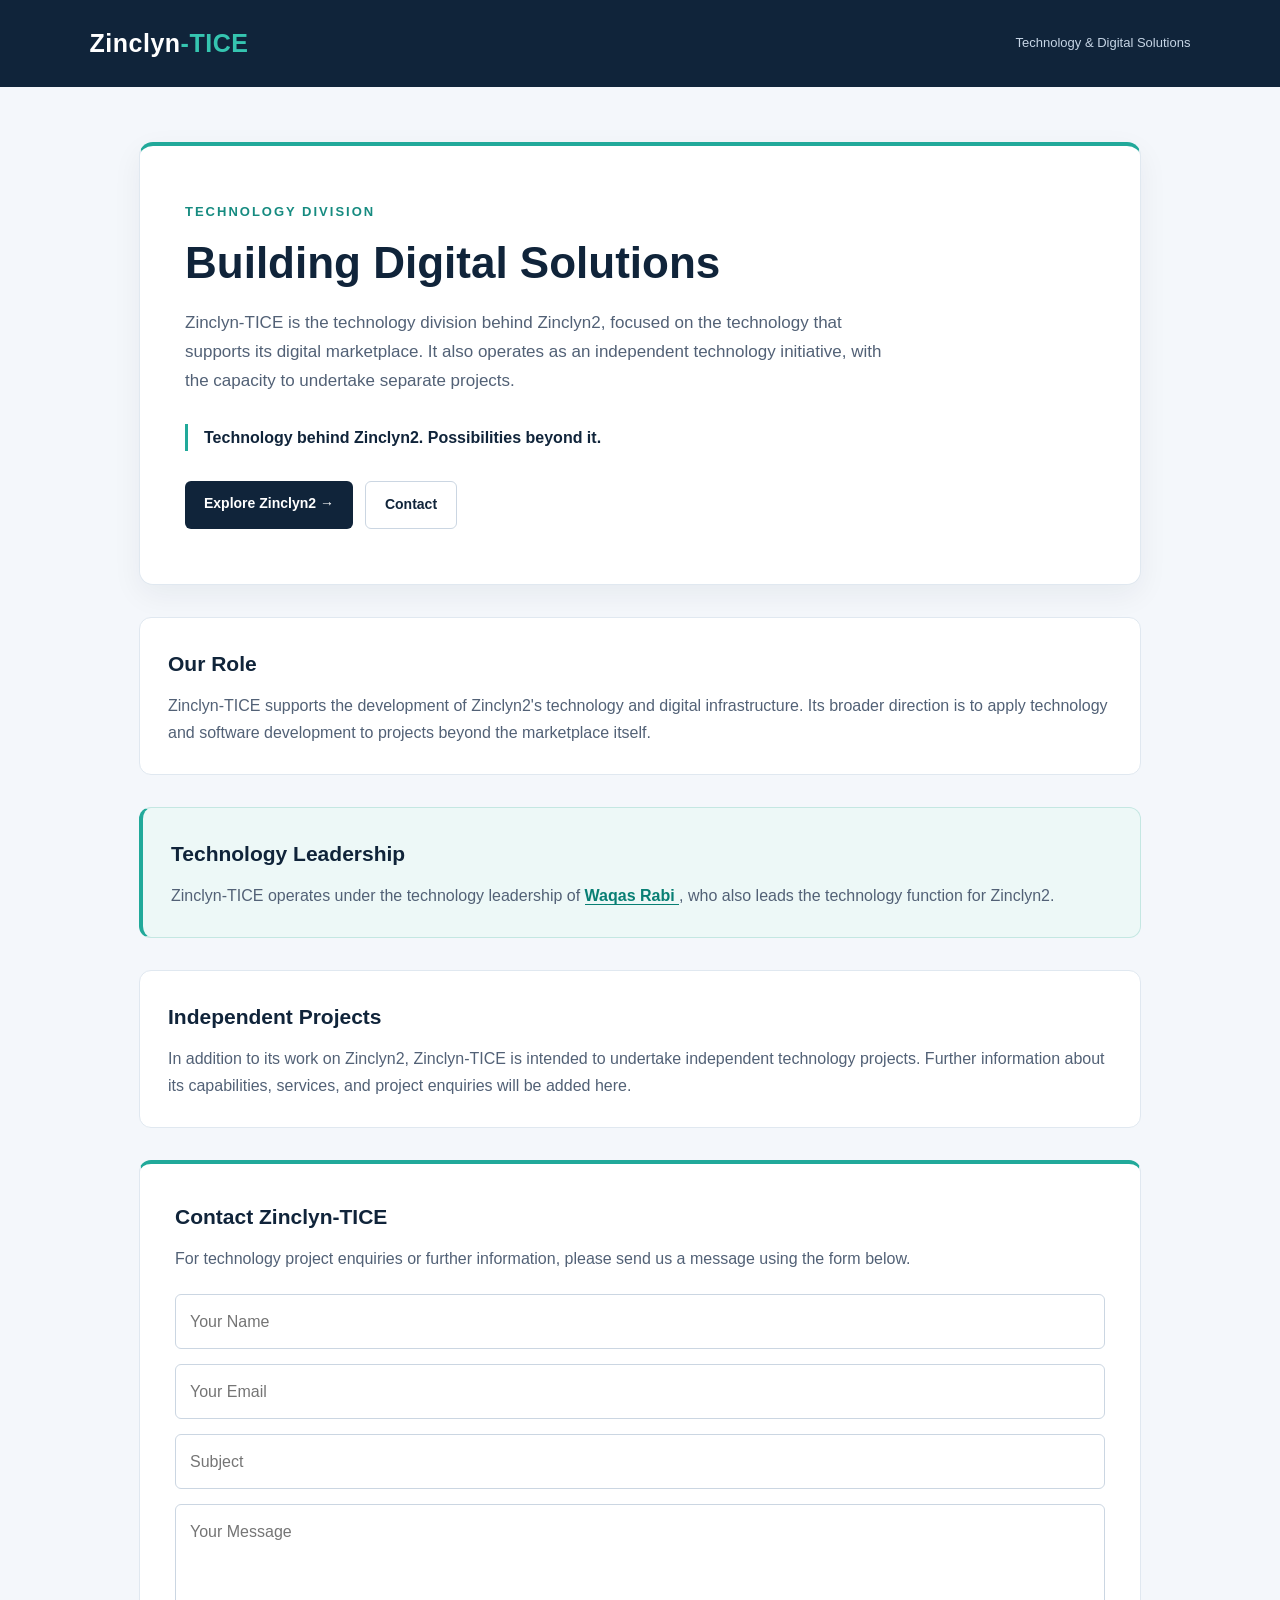
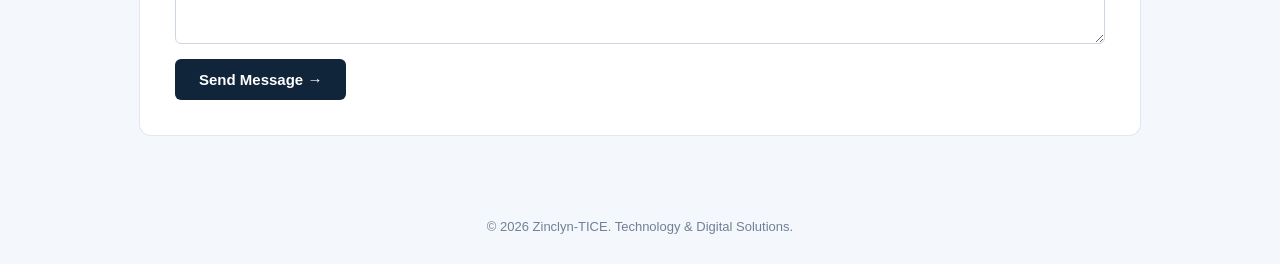
<file: zinclyn-tice.html>
<!DOCTYPE html>
<html lang="en">
<head>
    <meta charset="UTF-8">
    <meta name="viewport" content="width=device-width, initial-scale=1.0">

    <title>Zinclyn-TICE | Technology & Digital Solutions</title>

    <meta name="description"
          content="Zinclyn-TICE is the technology division behind Zinclyn2, with the capacity to undertake independent technology projects.">

    <style>
        * {
            box-sizing: border-box;
            margin: 0;
            padding: 0;
        }

        html {
            scroll-behavior: smooth;
        }

        body {
            font-family: Arial, Helvetica, sans-serif;
            background: #f4f7fb;
            color: #263449;
            line-height: 1.7;
        }

        header {
            background: #10243a;
            color: white;
            padding: 22px 7%;
            display: flex;
            justify-content: space-between;
            align-items: center;
            gap: 20px;
            flex-wrap: wrap;
        }

        .brand {
            font-size: 25px;
            font-weight: 700;
            letter-spacing: 0.5px;
        }

        .brand span {
            color: #35c5b0;
        }

        .header-label {
            color: #c6d5e5;
            font-size: 13px;
        }

        main {
            max-width: 1050px;
            margin: 55px auto;
            padding: 0 24px;
        }

        .hero {
            background: white;
            padding: 55px 45px;
            border-radius: 14px;
            border: 1px solid #e0e8f0;
            border-top: 4px solid #21a99a;
            box-shadow: 0 10px 30px rgba(16, 36, 58, 0.06);
        }

        .eyebrow {
            color: #168b80;
            font-size: 13px;
            font-weight: 700;
            letter-spacing: 2px;
            text-transform: uppercase;
            margin-bottom: 14px;
        }

        h1 {
            color: #10243a;
            font-size: clamp(30px, 5vw, 44px);
            line-height: 1.2;
            margin-bottom: 20px;
        }

        .intro {
            font-size: 17px;
            color: #526176;
            max-width: 720px;
            margin-bottom: 28px;
        }

        .section {
            margin-top: 32px;
            padding: 28px;
            background: #ffffff;
            border: 1px solid #e0e8f0;
            border-radius: 12px;
        }

        h2 {
            color: #10243a;
            font-size: 21px;
            margin-bottom: 10px;
        }

        .section p {
            color: #526176;
        }

        .tagline {
            margin-top: 28px;
            padding-left: 16px;
            border-left: 3px solid #21a99a;
            color: #10243a;
            font-weight: 600;
        }

        .links {
            display: flex;
            flex-wrap: wrap;
            gap: 12px;
            margin-top: 30px;
        }

        .link-button {
            display: inline-block;
            padding: 11px 19px;
            border-radius: 6px;
            text-decoration: none;
            font-size: 14px;
            font-weight: 600;
            transition: background 0.2s ease;
        }

        .primary-link {
            background: #10243a;
            color: white;
        }

        .primary-link:hover {
            background: #1d3b59;
        }

        .secondary-link {
            border: 1px solid #cbd6e2;
            color: #10243a;
            background: white;
        }

        .secondary-link:hover {
            background: #f0f5f9;
        }

        /* Technology leadership highlight */
        .leadership {
            background: #edf8f7;
            border: 1px solid #c4e7e2;
            border-left: 4px solid #21a99a;
        }

        .leader-name {
            color: #087f74;
            font-weight: 700;
            text-decoration: none;
            border-bottom: 1px solid #087f74;
        }

        .leader-name:hover {
            color: #10243a;
            border-bottom-color: #10243a;
        }

        /* Contact form */
        .contact-section {
            margin-top: 32px;
            padding: 35px;
            background: #ffffff;
            border: 1px solid #e0e8f0;
            border-top: 4px solid #21a99a;
            border-radius: 12px;
        }

        .contact-intro {
            color: #526176;
            margin-bottom: 22px;
        }

        .contact-form {
            display: grid;
            grid-template-columns: 1fr;
            gap: 15px;
        }

        .contact-form input,
        .contact-form textarea {
            width: 100%;
            padding: 13px 14px;
            border: 1px solid #cbd6e2;
            border-radius: 6px;
            background: #ffffff;
            color: #263449;
            font: inherit;
        }

        .contact-form input:focus,
        .contact-form textarea:focus {
            outline: 2px solid #21a99a;
            outline-offset: 1px;
            border-color: #21a99a;
        }

        .contact-form textarea {
            resize: vertical;
            min-height: 140px;
        }

        .send-button {
            justify-self: start;
            padding: 12px 24px;
            border: none;
            border-radius: 6px;
            background: #10243a;
            color: white;
            font-size: 15px;
            font-weight: 600;
            cursor: pointer;
        }

        .send-button:hover {
            background: #1d3b59;
        }

        footer {
            text-align: center;
            padding: 25px 20px;
            color: #718096;
            font-size: 13px;
        }

        @media (max-width: 600px) {
            header {
                padding: 18px 6%;
            }

            main {
                margin: 28px auto;
                padding: 0 16px;
            }

            .hero {
                padding: 32px 23px;
            }

            .section,
            .contact-section {
                padding: 22px;
            }
        }
    </style>
</head>

<body>

    <header>
        <div class="brand">Zinclyn<span>-TICE</span></div>
        <div class="header-label">Technology & Digital Solutions</div>
    </header>

    <main>

        <section class="hero">
            <div class="eyebrow">Technology Division</div>

            <h1>Building Digital Solutions</h1>

            <p class="intro">
                Zinclyn-TICE is the technology division behind Zinclyn2,
                focused on the technology that supports its digital
                marketplace. It also operates as an independent technology
                initiative, with the capacity to undertake separate projects.
            </p>

            <div class="tagline">
                Technology behind Zinclyn2. Possibilities beyond it.
            </div>

            <div class="links">
                <a href="https://zinclyn2-demo-final-351ef.containers.snapdeploy.app/" class="link-button primary-link">
                    Explore Zinclyn2 &rarr;
                </a>

                <a href="#contact"
                   class="link-button secondary-link">
                    Contact
                </a>
            </div>
        </section>

        <section class="section">
            <h2>Our Role</h2>

            <p>
                Zinclyn-TICE supports the development of Zinclyn2's
                technology and digital infrastructure. Its broader
                direction is to apply technology and software development
                to projects beyond the marketplace itself.
            </p>
        </section>

        <section class="section leadership">
            <h2>Technology Leadership</h2>

            <p>
                Zinclyn-TICE operates under the technology leadership
                of
                <a href="https://waqasrabi-prof.vercel.app/"
                   class="leader-name"
                   target="_blank"
                   rel="noopener noreferrer">
                    Waqas Rabi
                </a>,
                who also leads the technology function for Zinclyn2.
            </p>
        </section>

        <section class="section">
            <h2>Independent Projects</h2>

            <p>
                In addition to its work on Zinclyn2, Zinclyn-TICE is
                intended to undertake independent technology projects.
                Further information about its capabilities, services,
                and project enquiries will be added here.
            </p>
        </section>

        <section class="contact-section" id="contact">
            <h2>Contact Zinclyn-TICE</h2>

            <p class="contact-intro">
                For technology project enquiries or further information,
                please send us a message using the form below.
            </p>

            <form class="contact-form"
                  action="https://formspree.io/f/xreveyjo"
                  method="POST">

                <input
                    type="text"
                    name="name"
                    placeholder="Your Name"
                    aria-label="Your Name"
                    required>

                <input
                    type="email"
                    name="email"
                    placeholder="Your Email"
                    aria-label="Your Email"
                    required>

                <input
                    type="text"
                    name="subject"
                    placeholder="Subject"
                    aria-label="Subject"
                    required>

                <textarea
                    name="message"
                    placeholder="Your Message"
                    aria-label="Your Message"
                    required></textarea>

                <button type="submit" class="send-button">
                    Send Message &rarr;
                </button>

            </form>
        </section>

    </main>

    <footer>
        &copy; <span id="currentYear"></span> Zinclyn-TICE.
        Technology & Digital Solutions.
    </footer>

    <script>
        document.getElementById("currentYear").textContent =
            new Date().getFullYear();
    </script>

</body>
</html>
</file>
